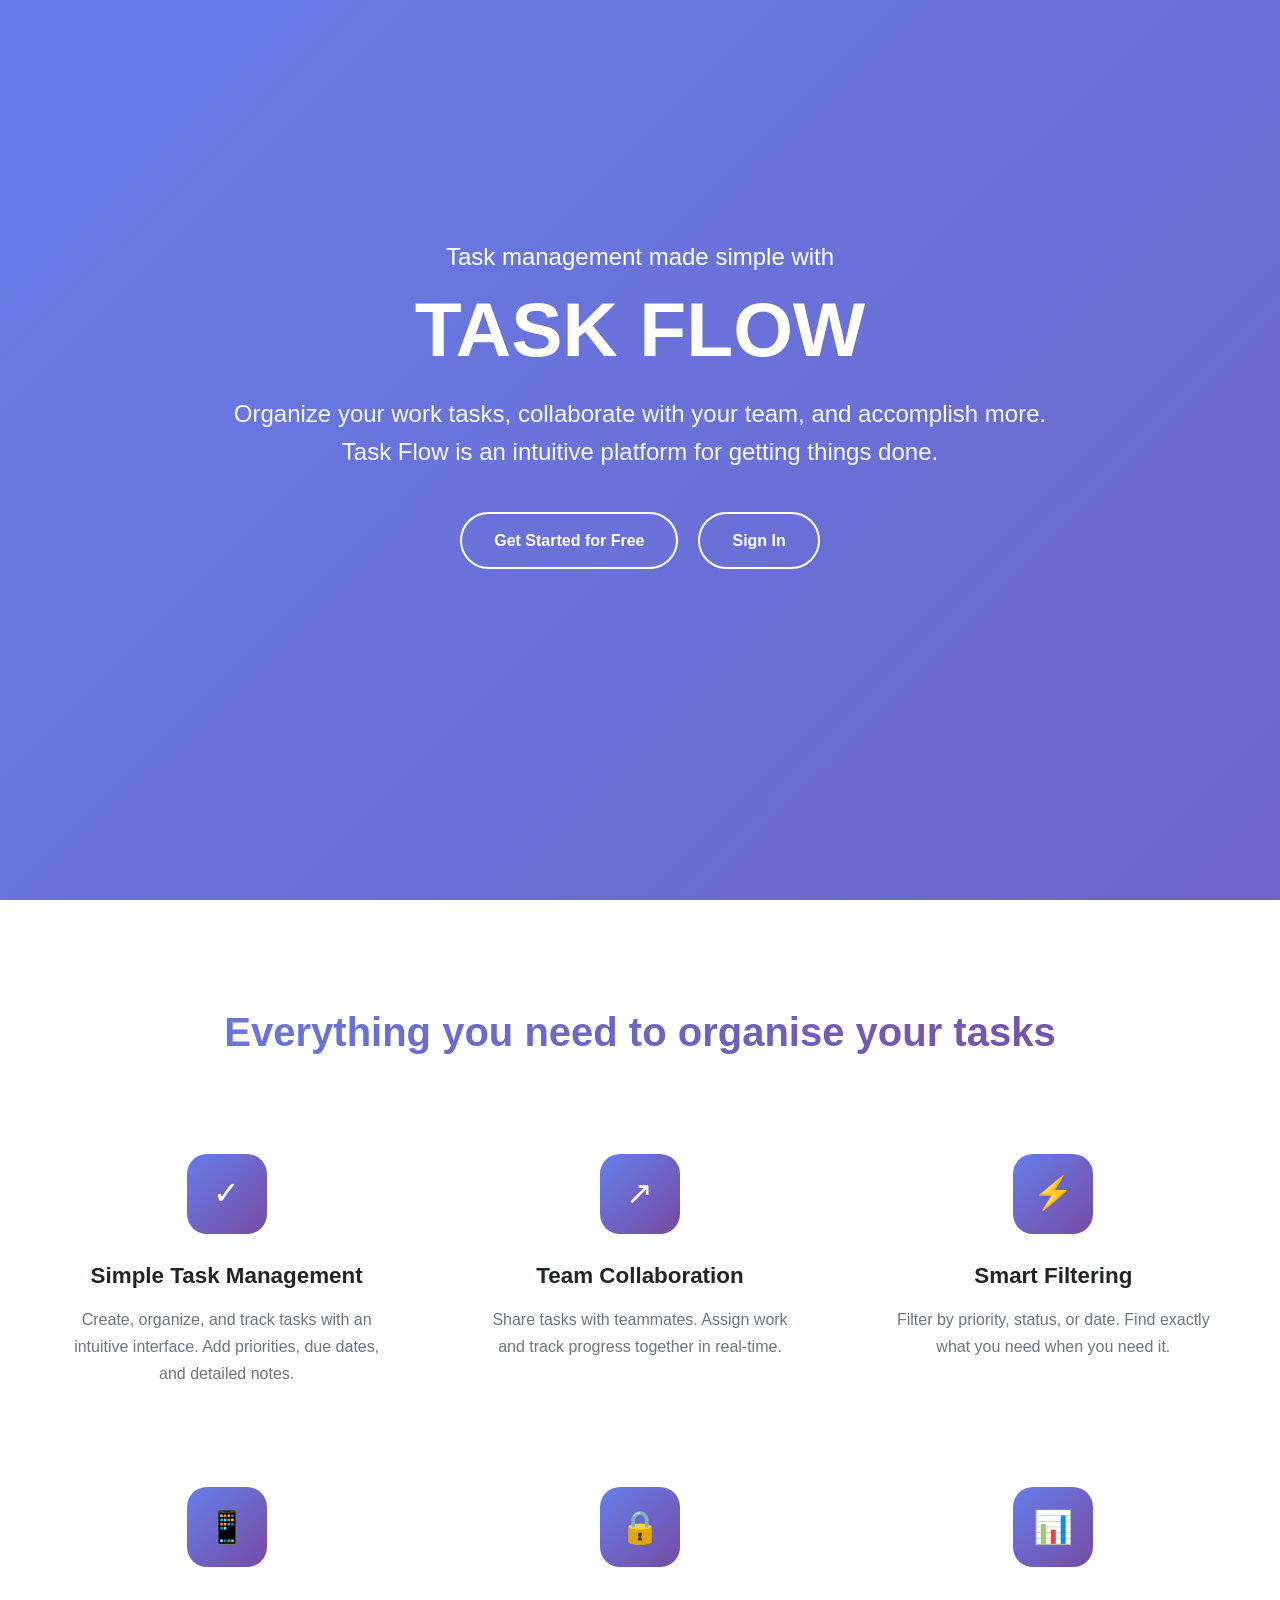
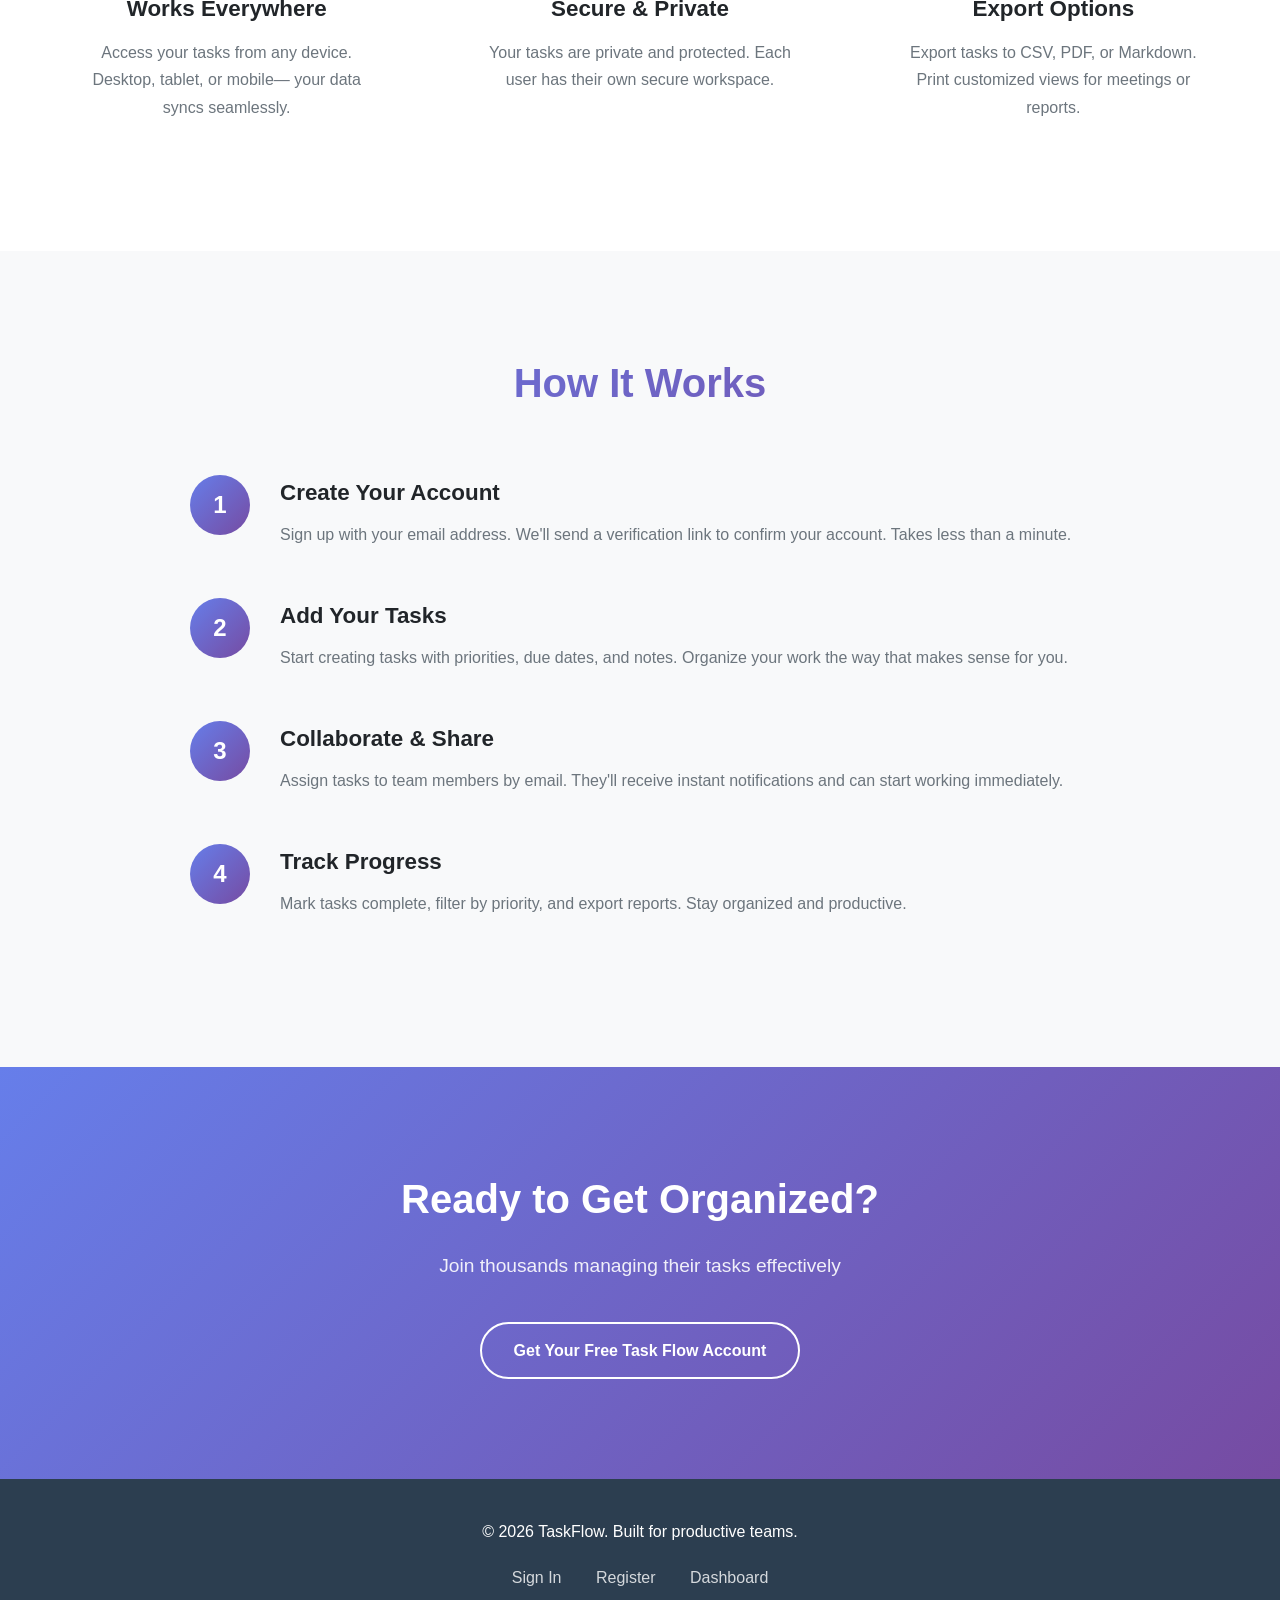
<file: index.html>
<!DOCTYPE html>
<html lang="en">
<head>
    <meta charset="UTF-8">
    <meta name="viewport" content="width=device-width, initial-scale=1.0">
    <title>TaskFlow - Professional Task Management</title>
    <link rel="stylesheet" href="styles.css">
    <style>
        body {
            padding: 0;
            margin: 0;
        }

        .hero {
            min-height: 100vh;
            display: flex;
            align-items: center;
            justify-content: center;
            padding: 40px 20px;
            text-align: center;
            color: white;
        }

        .hero-content {
            max-width: 1200px;
        }

        .hero-title {
            font-size: clamp(2.5rem, 6vw, 5rem);
            font-weight: 800;
            margin-bottom: 24px;
            line-height: 1.1;
        }

        .hero-title0 {
            font-size: clamp(1.1rem, 2.5vw, 1.5rem);
            font-weight: 400;
            margin-bottom: 24px;
            line-height: 0.5;
        }
        
        .hero-subtitle {
            font-size: clamp(1.1rem, 2.5vw, 1.5rem);
            font-weight: 300;
            margin-bottom: 40px;
            opacity: 0.95;
        }

        .hero-buttons {
            display: flex;
            gap: 20px;
            justify-content: center;
            flex-wrap: wrap;
            margin-bottom: 80px;
        }

        .dashboard-preview {
            max-width: 1000px;
            margin: 0 auto;
            background: rgba(255, 255, 255, 0.95);
            backdrop-filter: blur(10px);
            border-radius: 20px;
            box-shadow: 0 20px 60px rgba(0, 0, 0, 0.3);
            overflow: hidden;
        }

        .preview-header {
            background: #f8f9fa;
            padding: 30px;
            border-bottom: 2px solid #e9ecef;
        }

        .preview-stats {
            display: grid;
            grid-template-columns: repeat(auto-fit, minmax(150px, 1fr));
            gap: 15px;
        }

        .stat-card {
            background: white;
            padding: 20px;
            border-radius: 12px;
            box-shadow: 0 2px 8px rgba(0,0,0,0.08);
            text-align: center;
        }

        .stat-number {
            font-size: 2rem;
            font-weight: 700;
            background: linear-gradient(135deg, #667eea 0%, #764ba2 100%);
            -webkit-background-clip: text;
            -webkit-text-fill-color: transparent;
        }

        .stat-label {
            font-size: 0.75rem;
            color: #6c757d;
            text-transform: uppercase;
            margin-top: 5px;
        }

        .preview-table {
            background: white;
            padding: 30px;
        }

        .table-row {
            display: grid;
            grid-template-columns: 2fr 1fr 1fr 1fr;
            gap: 15px;
            padding: 15px;
            background: #f8f9fa;
            border-radius: 8px;
            margin-bottom: 8px;
            align-items: center;
            color: #6c757d;
        }

        .table-row:first-child {
            background: white;
            border: 2px solid #e9ecef;
            font-weight: 600;
            color: #495057;
        }

        .priority-badge {
            display: inline-block;
            padding: 5px 12px;
            border-radius: 20px;
            font-size: 0.8rem;
            font-weight: 600;
        }

        .priority-high { background: #ffe5e5; color: #dc3545; }
        .priority-medium { background: #fff4e5; color: #fd7e14; }
        .priority-low { background: #e9ecef; color: #6c757d; }

        .status-badge {
            display: inline-block;
            padding: 5px 12px;
            border-radius: 20px;
            font-size: 0.8rem;
            font-weight: 600;
        }

        .status-active { background: #e7f3ff; color: #007bff; }
        .status-done { background: #e6f7ed; color: #28a745; }
        .status-pending { background: #f8f9fa; color: #6c757d; }

        .features {
            padding: 100px 20px;
            background: white;
        }

        .section-title {
            text-align: center;
            font-size: 2.5rem;
            font-weight: 700;
            margin-bottom: 60px;
        }

        .features-grid {
            display: grid;
            grid-template-columns: repeat(auto-fit, minmax(300px, 1fr));
            gap: 40px;
            max-width: 1200px;
            margin: 0 auto;
        }

        .feature-card {
            text-align: center;
            padding: 30px;
        }

        .feature-icon {
            width: 80px;
            height: 80px;
            background: linear-gradient(135deg, #667eea 0%, #764ba2 100%);
            border-radius: 20px;
            display: flex;
            align-items: center;
            justify-content: center;
            margin: 0 auto 24px;
            font-size: 2rem;
            color: white;
        }

        .feature-title {
            font-size: 1.4rem;
            font-weight: 600;
            margin-bottom: 12px;
        }

        .feature-description {
            color: #6c757d;
            line-height: 1.7;
        }

        .how-it-works {
            padding: 100px 20px;
            background: #f8f9fa;
        }

        .steps {
            max-width: 900px;
            margin: 0 auto;
        }

        .step {
            display: flex;
            gap: 30px;
            margin-bottom: 50px;
            align-items: flex-start;
        }

        .step-number {
            min-width: 60px;
            height: 60px;
            background: linear-gradient(135deg, #667eea 0%, #764ba2 100%);
            border-radius: 50%;
            display: flex;
            align-items: center;
            justify-content: center;
            color: white;
            font-size: 1.5rem;
            font-weight: 700;
            flex-shrink: 0;
        }

        .step-content h3 {
            font-size: 1.4rem;
            margin-bottom: 10px;
        }

        .step-content p {
            color: #6c757d;
            line-height: 1.7;
        }

        .cta-section {
            padding: 100px 20px;
            background: linear-gradient(135deg, #667eea 0%, #764ba2 100%);
            text-align: center;
            color: white;
        }

        .cta-section h2 {
            font-size: 2.5rem;
            margin-bottom: 20px;
        }

        .cta-section p {
            font-size: 1.2rem;
            margin-bottom: 40px;
            opacity: 0.9;
        }

        footer {
            background: #2c3e50;
            color: white;
            padding: 40px 20px;
            text-align: center;
        }

        .footer-links {
            margin-top: 20px;
        }

        .footer-links a {
            color: white;
            text-decoration: none;
            margin: 0 15px;
            opacity: 0.8;
        }

        .footer-links a:hover {
            opacity: 1;
        }

        @media (max-width: 768px) {
            .table-row {
                grid-template-columns: 1fr;
                gap: 8px;
            }

            .step {
                flex-direction: column;
            }
        }
    </style>
</head>
<body>
    <section class="hero">
        <div class="hero-content fade-in">
            <h2 class="hero-title0">
                Task management made simple with
            </h2>
            <h1 class="hero-title">
                TASK FLOW
            </h1>
            <p class="hero-subtitle">
                Organize your work tasks, collaborate with your team, and accomplish more.<br>
                Task Flow is an intuitive platform for getting things done.
            </p>

            <div class="hero-buttons">
                <a href="register.html" class="btn btn-outline">Get Started for Free</a>
                <a href="signin.html" class="btn btn-outline">Sign In</a>
            </div>

           <!--<div class="dashboard-preview slide-up">
                <div class="preview-header">
                    <div class="preview-stats">
                        <div class="stat-card">
                            <div class="stat-number">15</div>
                            <div class="stat-label">Active Tasks</div>
                        </div>
                        <div class="stat-card">
                            <div class="stat-number">7</div>
                            <div class="stat-label">High Priority</div>
                        </div>
                        <div class="stat-card">
                            <div class="stat-number">3</div>
                            <div class="stat-label">Completed</div>
                        </div>
                    </div>
                </div>

                <div class="preview-table">
                    <div class="table-row">
                        <div>Task</div>
                        <div>Priority</div>
                        <div>Status</div>
                        <div>Due Date</div>
                    </div>
                    <div class="table-row">
                        <div>Complete project proposal</div>
                        <div><span class="priority-badge priority-high">High</span></div>
                        <div><span class="status-badge status-active">Active</span></div>
                        <div>May 20</div>
                    </div>
                    <div class="table-row">
                        <div>Team meeting preparation</div>
                        <div><span class="priority-badge priority-medium">Medium</span></div>
                        <div><span class="status-badge status-done">Done</span></div>
                        <div>May 18</div>
                    </div>
                    <div class="table-row">
                        <div>Update portfolio website</div>
                        <div><span class="priority-badge priority-low">Low</span></div>
                        <div><span class="status-badge status-pending">Pending</span></div>
                        <div>May 25</div>
                    </div>
                </div>-->
            </div>
        </div>
    </section>

    <section class="features">
        <div class="container">
            <h2 class="section-title gradient-text">Everything you need to organise your tasks</h2>

            <div class="features-grid">
                <div class="feature-card">
                    <div class="feature-icon">✓</div>
                    <h3 class="feature-title">Simple Task Management</h3>
                    <p class="feature-description">
                        Create, organize, and track tasks with an intuitive interface.
                        Add priorities, due dates, and detailed notes.
                    </p>
                </div>

                <div class="feature-card">
                    <div class="feature-icon">↗</div>
                    <h3 class="feature-title">Team Collaboration</h3>
                    <p class="feature-description">
                        Share tasks with teammates. Assign work and track progress
                        together in real-time.
                    </p>
                </div>

                <div class="feature-card">
                    <div class="feature-icon">⚡</div>
                    <h3 class="feature-title">Smart Filtering</h3>
                    <p class="feature-description">
                        Filter by priority, status, or date. Find exactly what you need
                        when you need it.
                    </p>
                </div>

                <div class="feature-card">
                    <div class="feature-icon">📱</div>
                    <h3 class="feature-title">Works Everywhere</h3>
                    <p class="feature-description">
                        Access your tasks from any device. Desktop, tablet, or mobile—
                        your data syncs seamlessly.
                    </p>
                </div>

                <div class="feature-card">
                    <div class="feature-icon">🔒</div>
                    <h3 class="feature-title">Secure & Private</h3>
                    <p class="feature-description">
                        Your tasks are private and protected. Each user has their own
                        secure workspace.
                    </p>
                </div>

                <div class="feature-card">
                    <div class="feature-icon">📊</div>
                    <h3 class="feature-title">Export Options</h3>
                    <p class="feature-description">
                        Export tasks to CSV, PDF, or Markdown. Print customized views
                        for meetings or reports.
                    </p>
                </div>
            </div>
        </div>
    </section>

    <section class="how-it-works">
        <div class="container">
            <h2 class="section-title gradient-text">How It Works</h2>

            <div class="steps">
                <div class="step">
                    <div class="step-number">1</div>
                    <div class="step-content">
                        <h3>Create Your Account</h3>
                        <p>
                            Sign up with your email address. We'll send a verification link
                            to confirm your account. Takes less than a minute.
                        </p>
                    </div>
                </div>

                <div class="step">
                    <div class="step-number">2</div>
                    <div class="step-content">
                        <h3>Add Your Tasks</h3>
                        <p>
                            Start creating tasks with priorities, due dates, and notes.
                            Organize your work the way that makes sense for you.
                        </p>
                    </div>
                </div>

                <div class="step">
                    <div class="step-number">3</div>
                    <div class="step-content">
                        <h3>Collaborate & Share</h3>
                        <p>
                            Assign tasks to team members by email. They'll receive instant
                            notifications and can start working immediately.
                        </p>
                    </div>
                </div>

                <div class="step">
                    <div class="step-number">4</div>
                    <div class="step-content">
                        <h3>Track Progress</h3>
                        <p>
                            Mark tasks complete, filter by priority, and export reports.
                            Stay organized and productive.
                        </p>
                    </div>
                </div>
            </div>
        </div>
    </section>

    <section class="cta-section">
        <div class="container">
            <h2>Ready to Get Organized?</h2>
            <p>Join thousands managing their tasks effectively</p>
            <a href="register.html" class="btn btn-outline">Get Your Free Task Flow Account</a>
        </div>
    </section>

    <footer>
        <p>&copy; 2026 TaskFlow. Built for productive teams.</p>
        <div class="footer-links">
            <a href="signin.html">Sign In</a>
            <a href="register.html">Register</a>
            <a href="dashboard.html">Dashboard</a>
        </div>
    </footer>
</body>
</html>
</file>
<file: styles.css>
/* TaskFlow - Professional Design System */
/* Matching professional_todo_interactive.html aesthetic */

* {
    margin: 0;
    padding: 0;
    box-sizing: border-box;
}

body {
    font-family: -apple-system, BlinkMacSystemFont, 'Segoe UI', Roboto, Oxygen, Ubuntu, Cantarell, sans-serif;
    background: linear-gradient(135deg, #667eea 0%, #764ba2 100%);
    color: #212529;
    line-height: 1.6;
    min-height: 100vh;
}

/* Container */
.container {
    max-width: 1400px;
    margin: 0 auto;
    padding: 0 20px;
}

/* Cards - Glassmorphism */
.card {
    background: rgba(255, 255, 255, 0.95);
    backdrop-filter: blur(10px);
    border-radius: 12px;
    padding: 30px;
    box-shadow: 0 8px 32px rgba(0, 0, 0, 0.1);
    transition: all 0.3s ease;
}

.card:hover {
    box-shadow: 0 12px 40px rgba(0, 0, 0, 0.15);
    transform: translateY(-2px);
}

/* Buttons */
.btn {
    display: inline-block;
    padding: 14px 32px;
    font-size: 16px;
    font-weight: 600;
    text-decoration: none;
    border-radius: 50px;
    border: none;
    cursor: pointer;
    transition: all 0.3s ease;
    text-align: center;
}

.btn-primary {
    background: linear-gradient(135deg, #667eea 0%, #764ba2 100%);
    color: white;
    box-shadow: 0 4px 15px rgba(102, 126, 234, 0.4);
}

.btn-primary:hover {
    box-shadow: 0 6px 20px rgba(102, 126, 234, 0.6);
    transform: translateY(-2px);
}

.btn-secondary {
    background: white;
    color: #667eea;
    border: 2px solid #667eea;
}

.btn-secondary:hover {
    background: #667eea;
    color: white;
}

.btn-outline {
    background: transparent;
    color: white;
    border: 2px solid white;
}

.btn-outline:hover {
    background: white;
    color: #667eea;
}

.btn-full {
    width: 100%;
}

/* Form Elements */
.form-group {
    margin-bottom: 24px;
}

.form-label {
    display: block;
    margin-bottom: 8px;
    font-weight: 600;
    color: #495057;
    font-size: 14px;
}

.form-input,
select.form-input,
textarea.form-input {
    width: 100%;
    padding: 14px 18px;
    border: 2px solid #e9ecef;
    border-radius: 12px;
    font-size: 16px;
    font-family: inherit;
    transition: all 0.3s ease;
    background: white;
    color: #212529;
}

.form-input:focus,
select.form-input:focus,
textarea.form-input:focus {
    outline: none;
    border-color: #667eea;
    box-shadow: 0 0 0 3px rgba(102, 126, 234, 0.1);
}

.form-input::placeholder {
    color: #a8a8a8;
}

textarea.form-input {
    resize: vertical;
    min-height: 100px;
}

/* Alerts */
.alert {
    padding: 16px 20px;
    border-radius: 12px;
    margin-bottom: 20px;
    font-size: 15px;
}

.alert-success {
    background: #d4edda;
    color: #155724;
    border: 1px solid #c3e6cb;
}

.alert-error {
    background: #f8d7da;
    color: #721c24;
    border: 1px solid #f5c6cb;
}

.alert-info {
    background: #d1ecf1;
    color: #0c5460;
    border: 1px solid #bee5eb;
}

/* Loading Spinner */
.spinner {
    border: 3px solid #e9ecef;
    border-top: 3px solid #667eea;
    border-radius: 50%;
    width: 40px;
    height: 40px;
    animation: spin 1s linear infinite;
}

@keyframes spin {
    0% { transform: rotate(0deg); }
    100% { transform: rotate(360deg); }
}

/* Gradient Text */
.gradient-text {
    background: linear-gradient(135deg, #667eea 0%, #764ba2 100%);
    -webkit-background-clip: text;
    -webkit-text-fill-color: transparent;
    background-clip: text;
}

/* Utility Classes */
.text-center {
    text-align: center;
}

.mt-1 { margin-top: 8px; }
.mt-2 { margin-top: 16px; }
.mt-3 { margin-top: 24px; }
.mt-4 { margin-top: 32px; }
.mt-5 { margin-top: 40px; }

.mb-1 { margin-bottom: 8px; }
.mb-2 { margin-bottom: 16px; }
.mb-3 { margin-bottom: 24px; }
.mb-4 { margin-bottom: 32px; }
.mb-5 { margin-bottom: 40px; }

/* Animations */
@keyframes fadeIn {
    from {
        opacity: 0;
        transform: translateY(20px);
    }
    to {
        opacity: 1;
        transform: translateY(0);
    }
}

.fade-in {
    animation: fadeIn 0.6s ease;
}

@keyframes slideUp {
    from {
        opacity: 0;
        transform: translateY(30px);
    }
    to {
        opacity: 1;
        transform: translateY(0);
    }
}

.slide-up {
    animation: slideUp 0.8s ease;
}

/* Responsive */
@media (max-width: 768px) {
    .btn {
        padding: 12px 24px;
        font-size: 14px;
    }

    .container {
        padding: 0 15px;
    }
}
</file>
